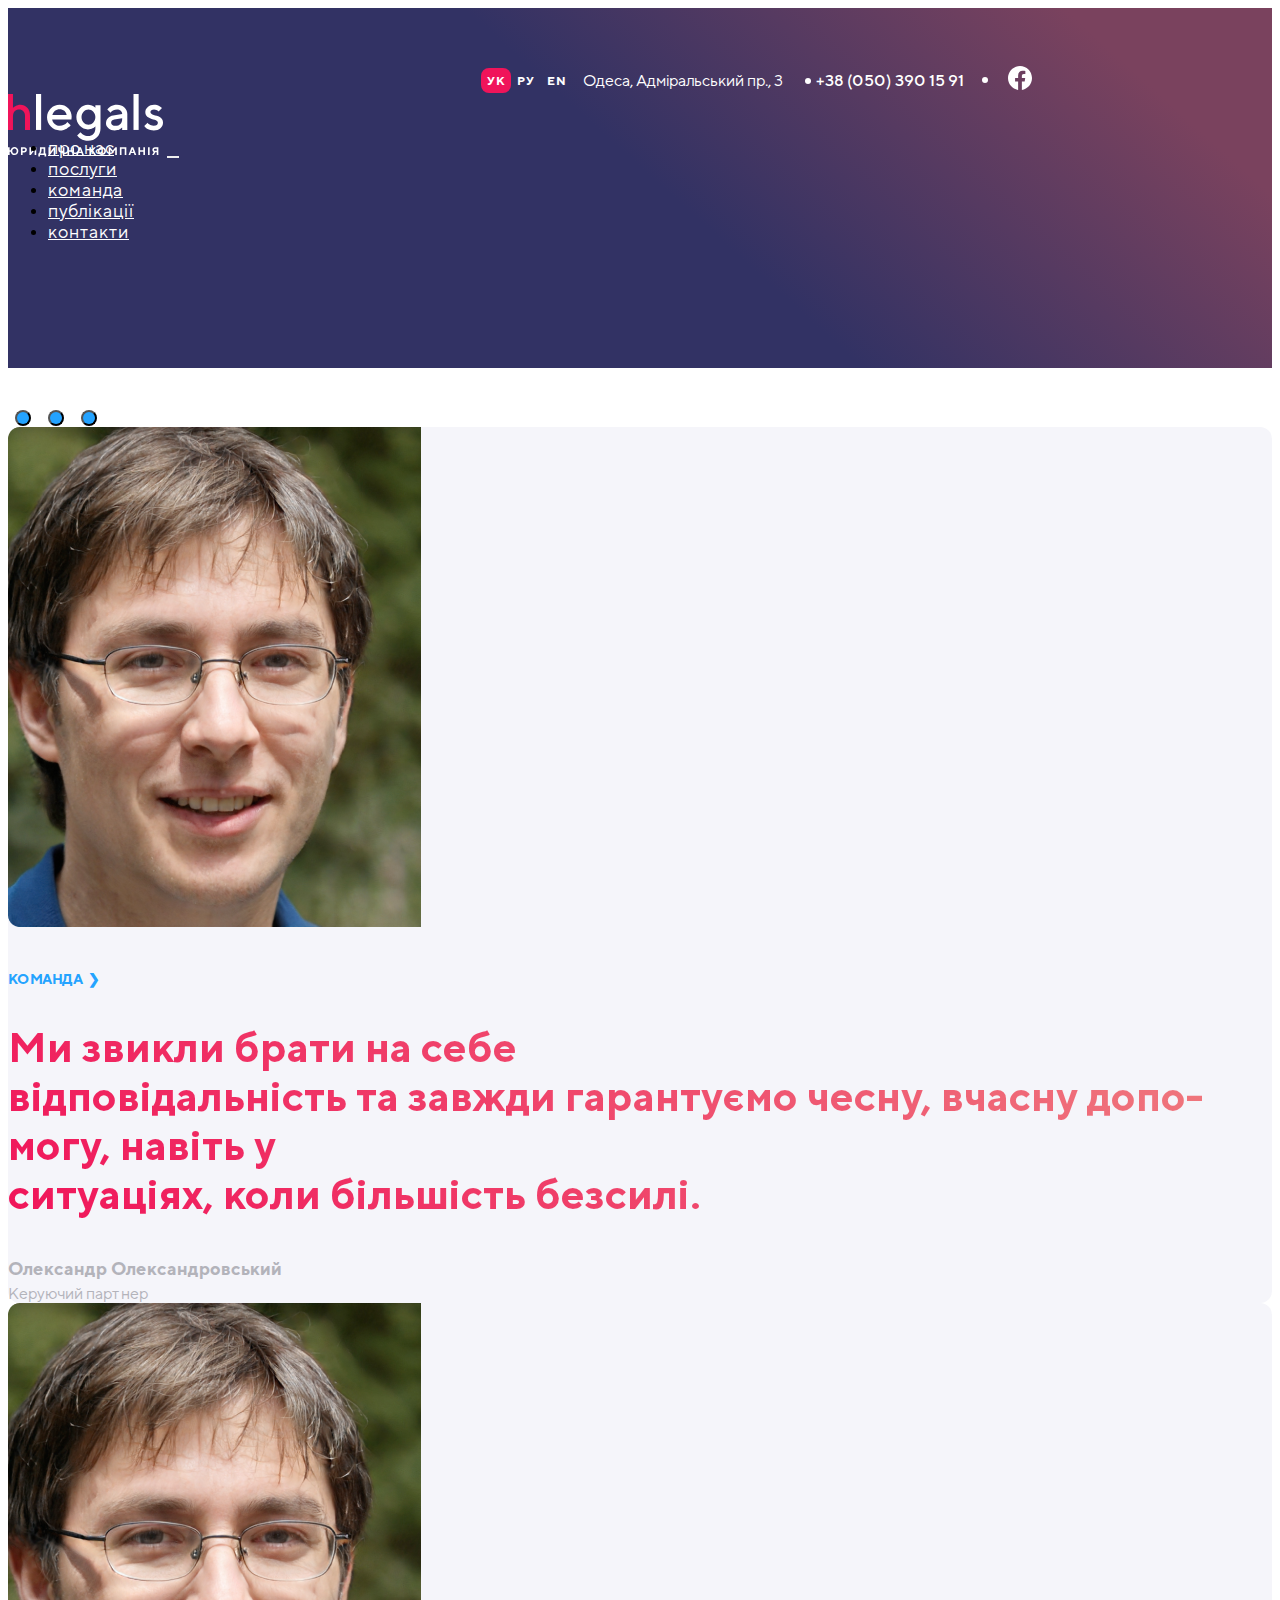
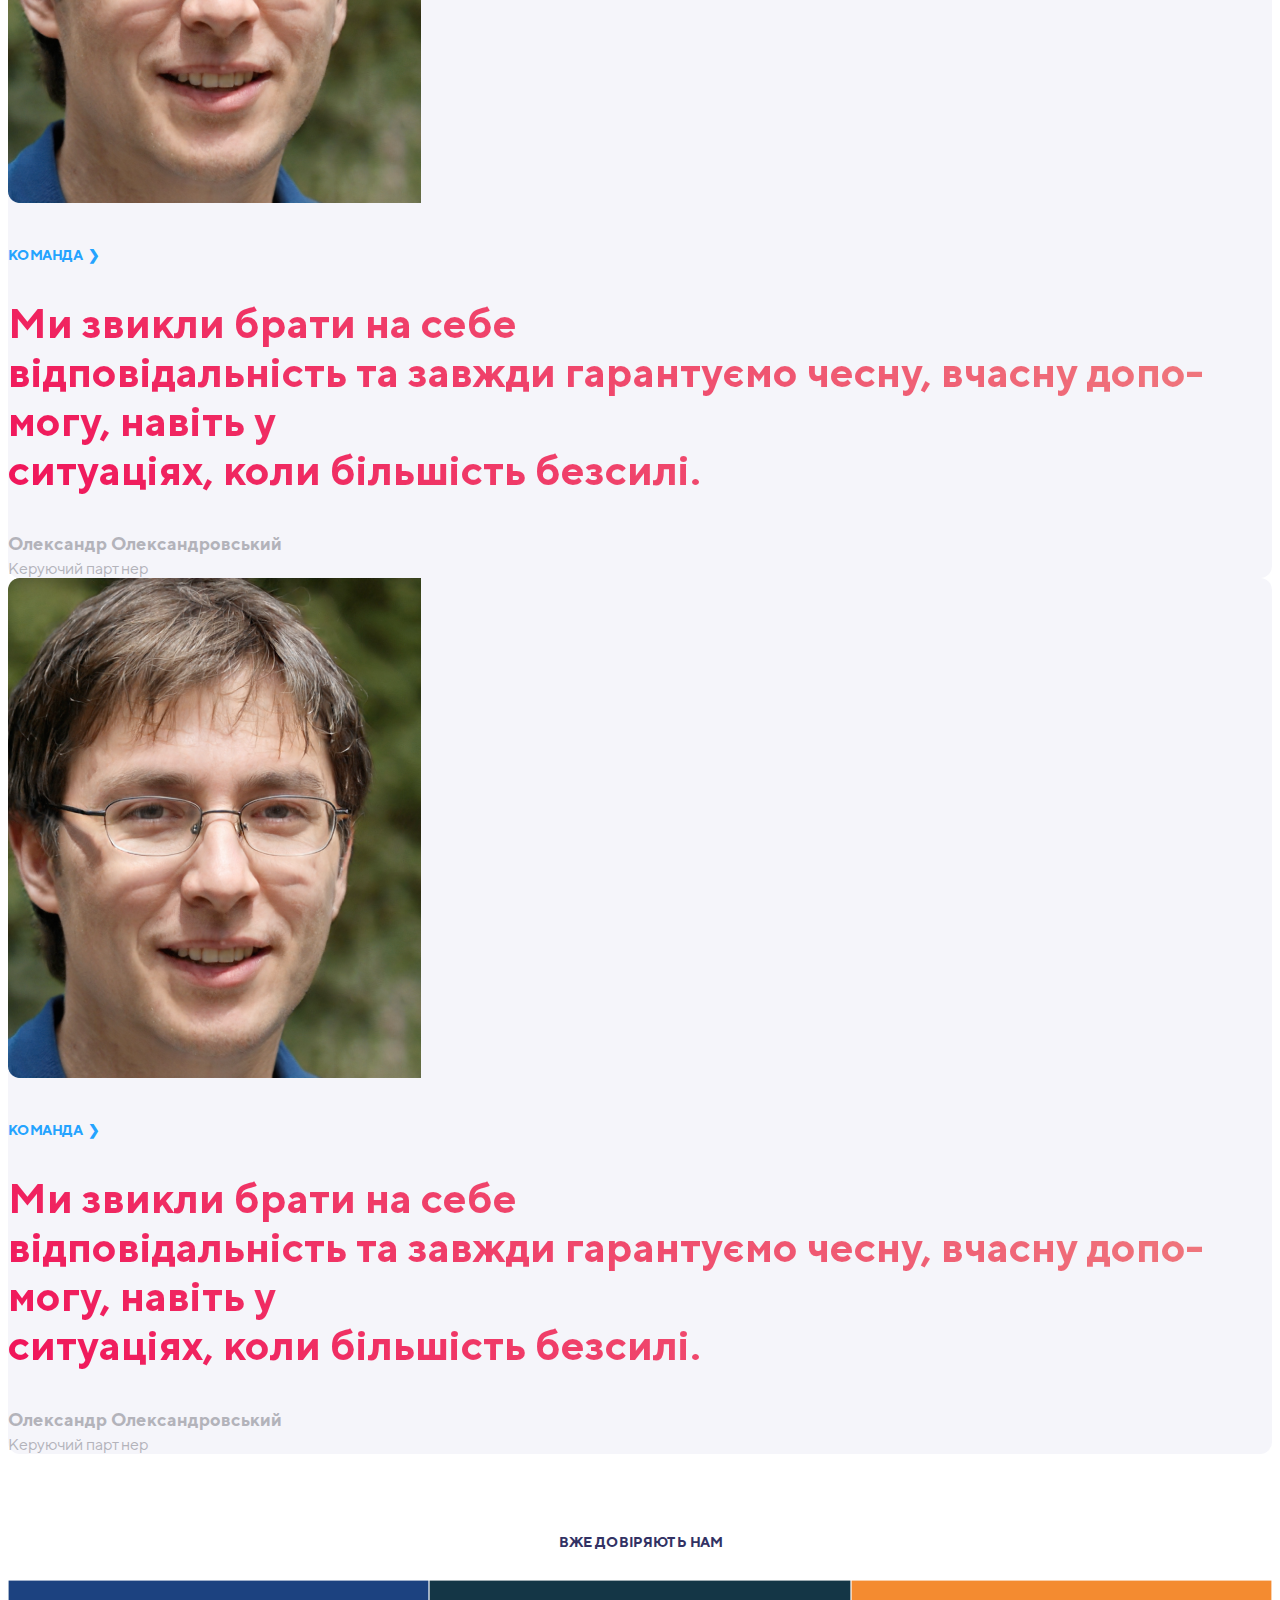
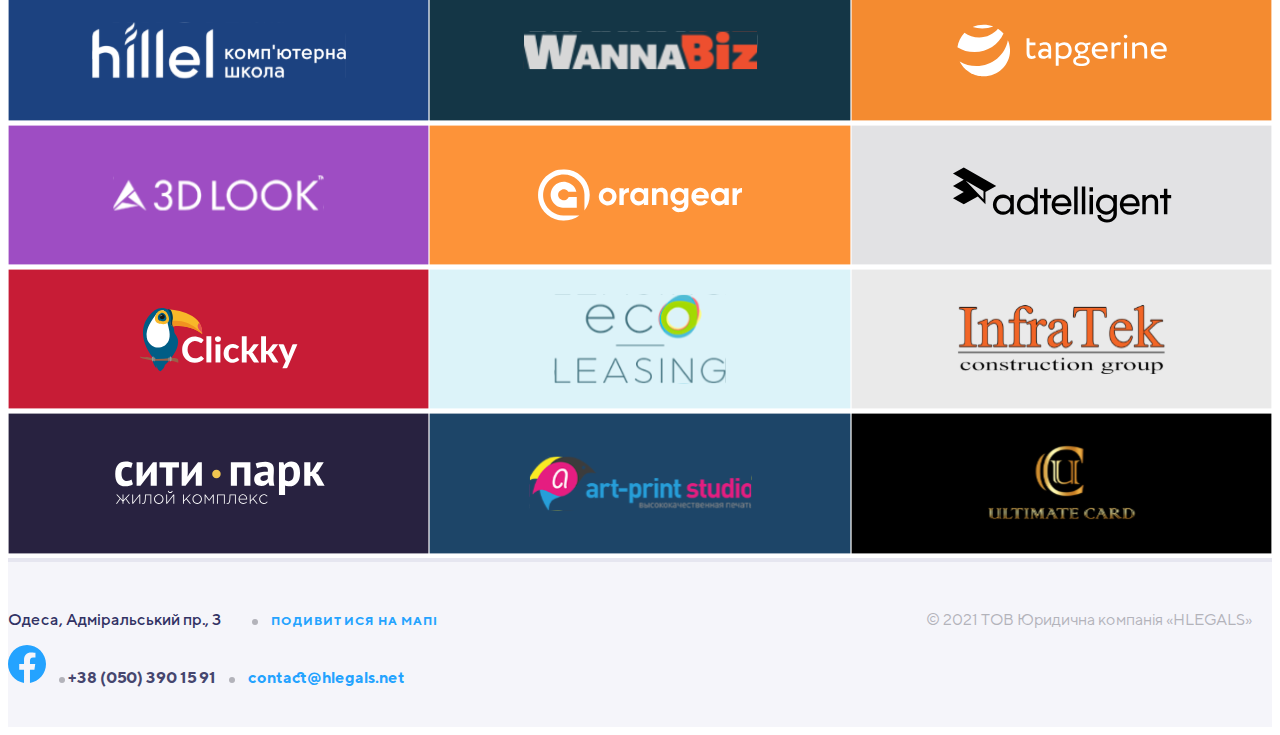
<file: index.html>
<!DOCTYPE html>
<html lang="uk">

<head>
    <meta charset="UTF-8">
    <meta http-equiv="X-UA-Compatible" content="IE=edge">
    <meta name="viewport" content="width=device-width, initial-scale=1.0">
    <link rel="icon" href="img/favicon.png">
    <link href="https://cdn.jsdelivr.net/npm/bootstrap@5.1.3/dist/css/bootstrap.min.css" rel="stylesheet" integrity="sha384-1BmE4kWBq78iYhFldvKuhfTAU6auU8tT94WrHftjDbrCEXSU1oBoqyl2QvZ6jIW3" crossorigin="anonymous">
    <link rel="stylesheet" href="css/style.css">
    <title>Hlegals</title>
</head>

<body class="home">
    <nav class="navbar navbar-expand-lg navbar-light">
        <div class="container navbar-container">

            <div class="navbar-top">
                <div class="navbar-language">
                    <a href="" class="navbar-language-item active">УК</a>
                    <a href="" class="navbar-language-item noactive">РУ</a>
                    <a href="" class="navbar-language-item noactive">EN</a>
                </div>
                <p class="navbar-address">Одеса, Адміральський пр., 3</p>
                <a href="tel:+38(050)3901591" class="navbar-phone">  +38 (050) 390 15 91 </a>
                <a href="" class="navbar-social"><img src="img/facebookindex.svg" alt=""></a>
            </div>

            <a class="navbar-brand" href="#"><img src="img/logomin.svg" alt="logo"></a>
            <button class="navbar-toggler" type="button" data-bs-toggle="collapse" data-bs-target="#navbarSupportedContent" aria-controls="navbarSupportedContent" aria-expanded="false" aria-label="Toggle navigation">
                <span class="navbar-toggler-icon"></span>
            </button>
            <div class="collapse navbar-collapse" id="navbarSupportedContent">
                <ul class="navbar-nav ms-auto mb-2 mb-lg-0">
                    <li class="nav-item">
                        <a class="nav-link" href="about.html">про нас</a>
                    </li>
                    <li class="nav-item">
                        <a class="nav-link" href="#">послуги</a>
                    </li>
                    <li class="nav-item">
                        <a class="nav-link" href="team.html">команда</a>
                    </li>
                    <li class="nav-item">
                        <a class="nav-link" href="#">публікації</a>
                    </li>
                    <li class="nav-item">
                        <a class="nav-link" href="contact.html">контакти</a>
                    </li>
                </ul>
            </div>
        </div>
    </nav>

    <section class="intro-sect">

    </section>
    <!-- Slider -->
    <div class="container">
        <div id="carouselExampleCaptions" class="carousel slide home-carousel" data-bs-ride="carousel">
            <div class="carousel-indicators">
                <button type="button" data-bs-target="#carouselExampleCaptions" data-bs-slide-to="0" class="active" aria-current="true" aria-label="Slide 1">
     </button>
                <button type="button" data-bs-target="#carouselExampleCaptions" data-bs-slide-to="1" aria-label="Slide 2">
     </button>
                <button type="button" data-bs-target="#carouselExampleCaptions" data-bs-slide-to="2" aria-label="Slide 3">
    </button>
            </div>
            <div class="carousel-inner">
                <div class="carousel-item active">
                    <div class="row">
                        <div class="col-xxl-4 col-xl-4 col-lg-4 col-md-4">
                            <img src="img/logo/caruselpng.png" class="carusel-img" alt="">
                        </div>
                        <div class=" col-xxl-8  col-xl-8 col-lg-8 col-md-8">
                            <div class="indentation-text">
                                <a href="team.html">
                                    <p class="upper-text">КОМАНДА</p>
                                </a>
                                <h2 class="section-heading">Ми звикли брати на себе <br> відповідальність та завжди гарантуємо чесну, вчасну допомогу, навіть у <br> ситуаціях, коли більшість безсилі.</h2>
                                <div class="carousel-info">
                                    <img src="img/logo/circle-man.png" class="circle-man" alt="">
                                    <div class="justcont">
                                        <h4 class="carousel-info-name">Олександр Олександровський</h4>
                                        <p class="carousel-info-role">Керуючий партнер</p>
                                    </div>
                                </div>
                            </div>
                        </div>
                    </div>
                </div>
                <div class="carousel-item">
                    <div class="row">
                        <div class="col-xxl-4 col-xl-4 col-lg-4 col-md-4">
                            <img src="img/logo/caruselpng.png" class="carusel-img" alt="">
                        </div>
                        <div class=" col-xxl-8  col-xl-8 col-lg-8 col-md-8">
                            <div class="indentation-text">
                                <a href="team.html">
                                    <p class="upper-text">КОМАНДА</p>
                                </a>
                                <h2 class="section-heading">Ми звикли брати на себе <br> відповідальність та завжди гарантуємо чесну, вчасну допомогу, навіть у <br> ситуаціях, коли більшість безсилі.</h2>
                                <div class="carousel-info">
                                         <img src="img/logo/circle-man.png" class="circle-man" alt="">
                                    <div class="justcont">
                                        <h4 class="carousel-info-name">Олександр Олександровський</h4>
                                        <p class="carousel-info-role">Керуючий партнер</p>
                                    </div>
                                </div>
                            </div>
                        </div>
                    </div>
                </div>
                <div class="carousel-item">
                    <div class="row">
                        <div class="col-xxl-4 col-xl-4 col-lg-4 col-md-4">
                            <img src="img/logo/caruselpng.png" class="carusel-img" alt="">
                        </div>
                        <div class=" col-xxl-8  col-xl-8 col-lg-8 col-md-8">
                            <div class="indentation-text">
                                <a href="team.html">
                                    <p class="upper-text">КОМАНДА</p>
                                </a>
                                <h2 class="section-heading">Ми звикли брати на себе <br> відповідальність та завжди гарантуємо чесну, вчасну допомогу, навіть у <br> ситуаціях, коли більшість безсилі.</h2>
                                <div class="carousel-info">
                                     <img src="img/logo/circle-man.png" class="circle-man" alt="">
                                    <div class="justcont">
                                        <h4 class="carousel-info-name">Олександр Олександровський</h4>
                                        <p class="carousel-info-role">Керуючий партнер</p>
                                    </div>
                                </div>
                            </div>
                        </div>
                    </div>
                </div>

            </div>
        </div>
    </div>


    <!-- grid -->
    <section class="clients-sect">
        <h3 class="h3-cl-sect">ВЖЕ ДОВІРЯЮТЬ НАМ </h3>
        <div class="clients-container">
            <a href="" class="clients-item"><img src="img/logo/log-1.svg" alt=""></a>
            <a href="" class="clients-item"><img src="img/logo/logo-2.svg" alt=""></a>
            <a href="" class="clients-item"><img src="img/logo/logo-3.svg" alt=""></a>
            <a href="" class="clients-item"><img src="img/logo/logo-4.svg" alt=""></a>
            <a href="" class="clients-item"><img src="img/logo/logo-5.svg" alt=""></a>
            <a href="" class="clients-item"><img src="img/logo/logo-6.svg" alt=""></a>
            <a href="" class="clients-item"><img src="img/logo/logo-7.svg" alt=""></a>
            <a href="" class="clients-item"><img src="img/logo/logo-8.svg" alt=""></a>
            <a href="" class="clients-item"><img src="img/logo/logo-9.svg" alt=""></a>
            <a href="" class="clients-item"><img src="img/logo/logo-10.svg" alt=""></a>
            <a href="" class="clients-item"><img src="img/logo/logo11.svg" alt=""></a>
            <a href="" class="clients-item"><img src="img/logo/logo12.svg" alt=""></a>
        </div>

    </section>
    <footer>
        <div class="container">
            <div class="footer-info">
                <div class="footer-contact">
                    <div class="text-line">
                        <p class="adress-footer">Одеса, Адміральський пр., 3</p> <a href="https://goo.gl/maps/3KdArsi3Fvhb4ceB8" class="look-at-map" target="_blank"> ПОДИВИТИСЯ НА МАПІ </a>
                    </div>
                    <img src="img/facebook-footer.svg" alt="" class="blue-icon-fb"> <a href="tel:+380503901591" class="phone-decor"> +38 (050) 390 15 91 </a>
                    <a href="email:contact@hlegals.net" class="mail-footer">contact@hlegals.net</a>
                </div>
                <div class="for-div">
                    <p class="copyright">© 2021 ТОВ Юридична компанія «HLEGALS»</p>
                </div>
            </div>
        </div>
    </footer>
    <script src="https://cdn.jsdelivr.net/npm/bootstrap@5.1.3/dist/js/bootstrap.bundle.min.js" integrity="sha384-ka7Sk0Gln4gmtz2MlQnikT1wXgYsOg+OMhuP+IlRH9sENBO0LRn5q+8nbTov4+1p" crossorigin="anonymous">
    </script>
</body>

</html>
</file>
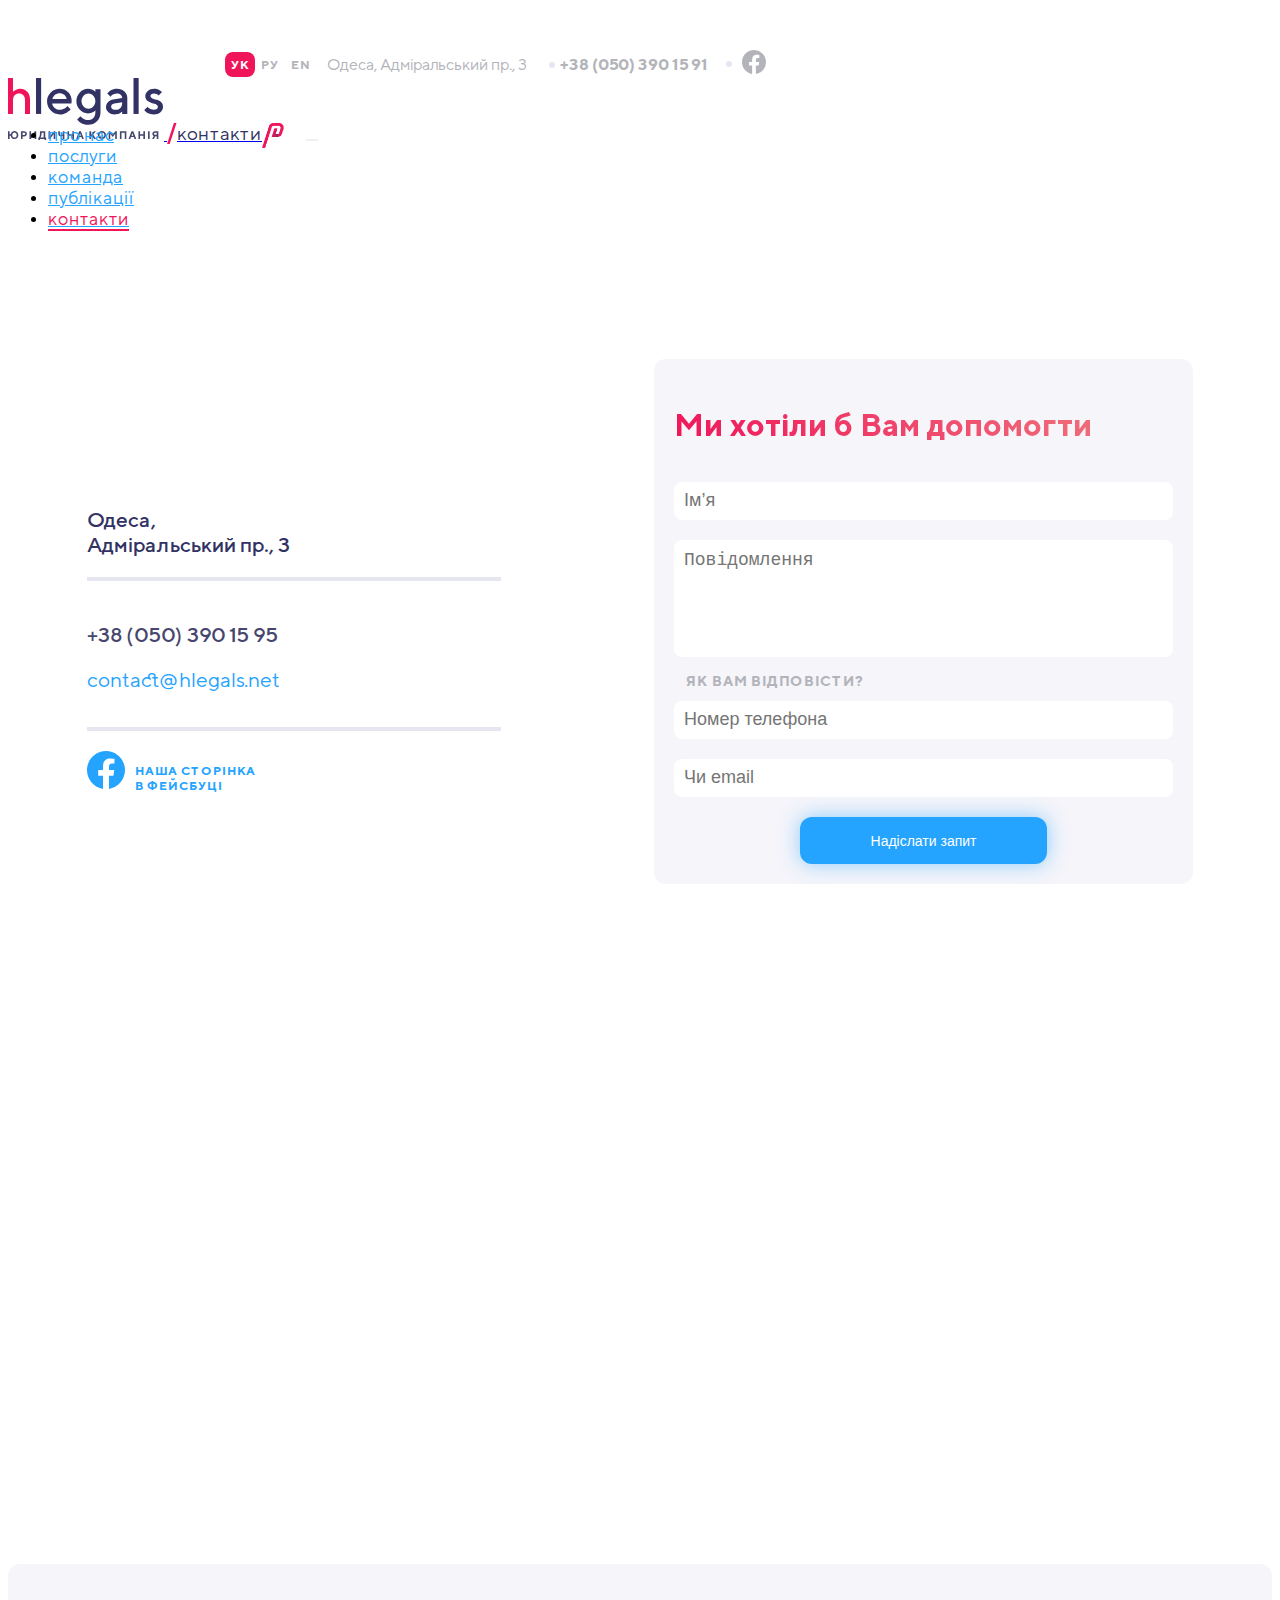
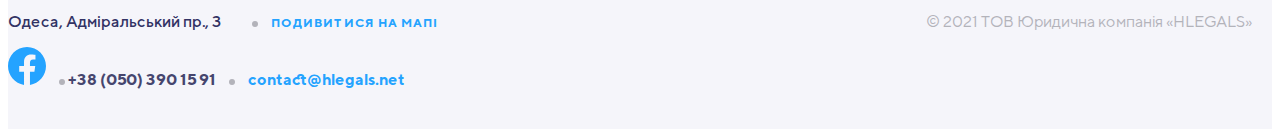
<file: contact.html>
<!DOCTYPE html>
<html lang="uk">

<head>
    <meta charset="UTF-8">
    <meta http-equiv="X-UA-Compatible" content="IE=edge">
    <meta name="viewport" content="width=device-width, initial-scale=1.0">
    <link rel="icon" href="img/favicon.png">
    <link href="https://cdn.jsdelivr.net/npm/bootstrap@5.1.3/dist/css/bootstrap.min.css" rel="stylesheet" integrity="sha384-1BmE4kWBq78iYhFldvKuhfTAU6auU8tT94WrHftjDbrCEXSU1oBoqyl2QvZ6jIW3" crossorigin="anonymous">
    <link rel="stylesheet" href="css/style.css">
    <title>Contact</title>
</head>

<body class="second-page contact-page">
    <nav class="navbar navbar-expand-lg navbar-light">
        <div class="container navbar-container">

            <div class="navbar-top">
                <div class="navbar-language">
                    <a href="" class="navbar-language-item active">УК</a>
                    <a href="" class="navbar-language-item noactive">РУ</a>
                    <a href="" class="navbar-language-item noactive">EN</a>
                </div>
                <p class="navbar-address">Одеса, Адміральський пр., 3</p>
                <a href="tel:+38(050)3901591" class="navbar-phone">  +38 (050) 390 15 91 </a>
                <a href="" class="navbar-social"><img src="img/facebook-grey.svg" alt=""></a>
            </div>

            <a class="navbar-brand" href="index.html"><img src="img/logo-black.svg" alt="logo"> <span class="navbar-brand-more">контакти</span></a>
            <button class="navbar-toggler" type="button" data-bs-toggle="collapse" data-bs-target="#navbarSupportedContent" aria-controls="navbarSupportedContent" aria-expanded="false" aria-label="Toggle navigation">
                <span class="navbar-toggler-icon"></span>
            </button>
            <div class="collapse navbar-collapse" id="navbarSupportedContent">
                <ul class="navbar-nav ms-auto mb-2 mb-lg-0">
                    <li class="nav-item">
                        <a class="nav-link" href="about.html">про нас</a>
                    </li>
                    <li class="nav-item">
                        <a class="nav-link" href="#">послуги</a>
                    </li>
                    <li class="nav-item">
                        <a class="nav-link " href="team.html"> команда </a>
                    </li>
                    <li class="nav-item">
                        <a class="nav-link" href="#">публікації</a>
                    </li>
                    <li class="nav-item">
                        <a class="nav-link" href="contact.html"><span class="nav-link-active"> контакти </span></a>
                    </li>
                </ul>
            </div>
        </div>
    </nav>

    <section class="contact">
        <div class="container">
            <div class="adress-and-form">
                <div class="adress">
                    <p class="adress-text">Одеса, <br> Адміральський пр., 3</p>
                    <a href="tel:+380503901595" class="tel">+38 (050) 390 15 95</a>
                    <a href="mail:contact@hlegals.net" class="mail-contact">contact@hlegals.net</a>
                    <div class="fb-img-text">
                        <a href="https://www.facebook.com"><img src="img/facebook-footer.svg" alt="#"></a>
                        <a href="https://www.facebook.com" class="fb">Наша сторінка <br>в фейсбуці</a>
                    </div>
                </div>
                <form action="#" class="form">
                    <div class="experement">
                        <div class="start-content">
                            <h2 class="heading">Ми хотіли б Вам допомогти</h2>
                            <label for="for-name">
                                <input class="name weight" id="for-name" type="text" placeholder="Iм’я">
                            </label>
                        </div>
                        <label for="for-massage">
                            <textarea name="massage" class="massage weight" id="for-massage" cols="30" rows="7" placeholder="Повідомлення"></textarea>
                        </label>
                        <div class="start-content">
                            <h3 class="heading-second">ЯК ВАМ ВІДПОВІСТИ?</h3>
                            <label for="for-tel">
                        <input type="tel" class="tel weight" id="for-tel" placeholder="Номер телефона">
                            </label>
                        </div>
                        <label for="for-email">
                        <input type="email" class="email weight" id="for-email" placeholder="Чи email">
                        </label>
                        <div class="for-button">
                            <button type="submit" class="btn">Надіслати запит</button>
                            <!-- <input type="submit" value="Надіслати запит" class="btn"> -->
                        </div>
                    </div>
                </form>
            </div>
        </div>
    </section>

    <iframe class="contact-map" src="https://maps.google.com/maps?q=%D0%9E%D0%B4%D0%B5%D1%81%D0%B0,%20%E2%80%A8%D0%90%D0%B4%D0%BC%D1%96%D1%80%D0%B0%D0%BB%D1%8C%D1%81%D1%8C%D0%BA%D0%B8%D0%B9%20%D0%BF%D1%80.,%203&t=&z=13&ie=UTF8&iwloc=&output=embed" frameborder="0"></iframe>
    <footer>
        <div class="container">
            <div class="footer-info">
                <div class="footer-contact">
                    <div class="text-line">
                        <p class="adress-footer">Одеса, Адміральський пр., 3</p> <a href="https://goo.gl/maps/3KdArsi3Fvhb4ceB8" class="look-at-map" target="_blank"> ПОДИВИТИСЯ НА МАПІ </a>
                    </div>
                    <img src="img/facebook-footer.svg" alt="" class="blue-icon-fb"> <a href="tel:+380503901591" class="phone-decor"> +38 (050) 390 15 91 </a>
                    <a href="email:contact@hlegals.net" class="mail-footer">contact@hlegals.net</a>
                </div>
                <div class="for-div">
                    <p class="copyright">© 2021 ТОВ Юридична компанія «HLEGALS»</p>
                </div>
            </div>
        </div>
    </footer>

    <script src="https://cdn.jsdelivr.net/npm/bootstrap@5.1.3/dist/js/bootstrap.bundle.min.js" integrity="sha384-ka7Sk0Gln4gmtz2MlQnikT1wXgYsOg+OMhuP+IlRH9sENBO0LRn5q+8nbTov4+1p" crossorigin="anonymous">
    </script>
</body>

</html>
</file>
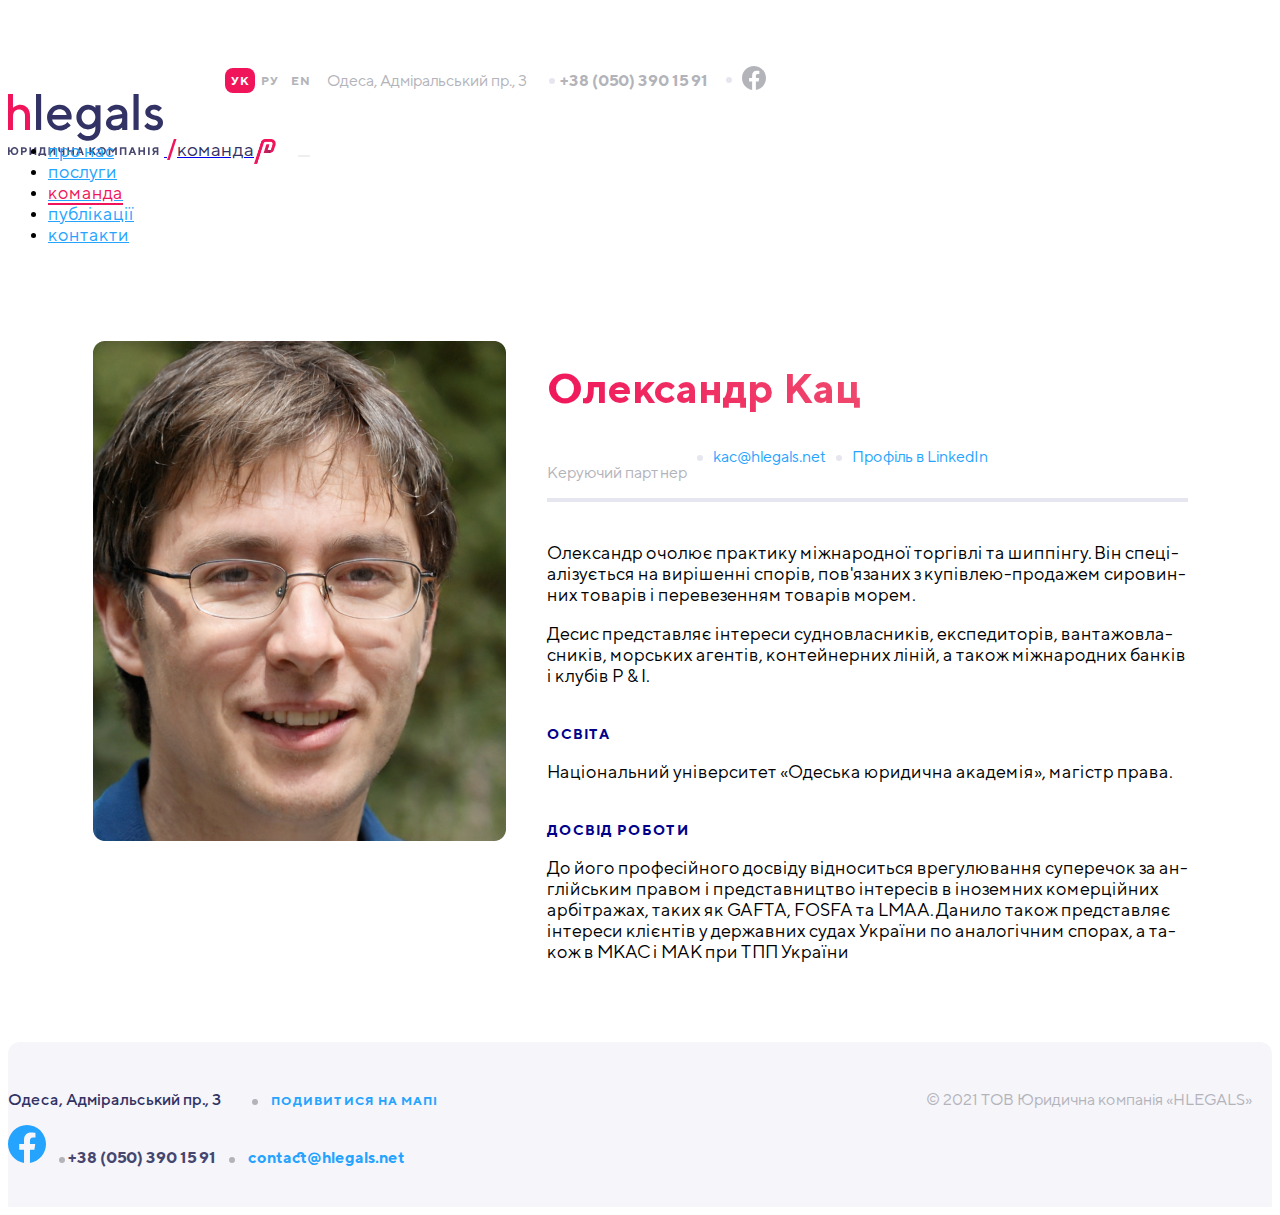
<file: team-member-page.html>
<!DOCTYPE html>
<html lang="uk">

<head>
    <meta charset="UTF-8">
    <meta http-equiv="X-UA-Compatible" content="IE=edge">
    <meta name="viewport" content="width=device-width, initial-scale=1.0">
    <link rel="icon" href="img/favicon.png">
    <link href="https://cdn.jsdelivr.net/npm/bootstrap@5.1.3/dist/css/bootstrap.min.css" rel="stylesheet" integrity="sha384-1BmE4kWBq78iYhFldvKuhfTAU6auU8tT94WrHftjDbrCEXSU1oBoqyl2QvZ6jIW3" crossorigin="anonymous">
    <link rel="stylesheet" href="css/style.css">
    <title>Team-Members</title>
</head>

<body class="second-page team-page">
    <nav class="navbar navbar-expand-lg navbar-light">
        <div class="container navbar-container">

            <div class="navbar-top">
                <div class="navbar-language">
                    <a href="" class="navbar-language-item active">УК</a>
                    <a href="" class="navbar-language-item noactive">РУ</a>
                    <a href="" class="navbar-language-item noactive">EN</a>
                </div>
                <p class="navbar-address">Одеса, Адміральський пр., 3</p>
                <a href="tel:+38(050)3901591" class="navbar-phone">  +38 (050) 390 15 91 </a>
                <a href="" class="navbar-social"><img src="img/facebook-grey.svg" alt=""></a>
            </div>

            <a class="navbar-brand" href="index.html"><img src="img/logo-black.svg" alt="logo"> <span class="navbar-brand-more">команда</span></a>
            <button class="navbar-toggler" type="button" data-bs-toggle="collapse" data-bs-target="#navbarSupportedContent" aria-controls="navbarSupportedContent" aria-expanded="false" aria-label="Toggle navigation">
                <span class="navbar-toggler-icon"></span>
            </button>
            <div class="collapse navbar-collapse" id="navbarSupportedContent">
                <ul class="navbar-nav ms-auto mb-2 mb-lg-0">
                    <li class="nav-item">
                        <a class="nav-link" href="about.html">про нас</a>
                    </li>
                    <li class="nav-item">
                        <a class="nav-link" href="#">послуги</a>
                    </li>
                    <li class="nav-item">
                        <a class="nav-link " href="team.html"> <span class="nav-link-active"> команда </span></a>
                    </li>
                    <li class="nav-item">
                        <a class="nav-link" href="#">публікації</a>
                    </li>
                    <li class="nav-item">
                        <a class="nav-link" href="contact.html">контакти</a>
                    </li>
                </ul>
            </div>
        </div>
    </nav>
    <section class="team-member">
        <div class="container">
            <div class="team-member-content">
                <img src="img/oo.jpg" alt="" class="intro-img">
                <div class="team-member-text-content">
                    <h2 class="heading">
                        Олександр Кац
                    </h2>
                    <div class="contact">
                        <p class="position">Керуючий партнер</p>
                        <a href="mail:kac@hlegals.net">kac@hlegals.net</a>
                        <a href="https://www.linkedin.com" class="linkedin">Профіль в LinkedIn</a>
                    </div>
                    <div class="text-description">
                        <p class="description">
                            Олександр очолює практику міжнародної торгівлі та шиппінгу. Він спеціалізується на вирішенні спорів, пов'язаних з купівлею-продажем сировинних товарів і перевезенням товарів морем.
                        </p>
                        <p class="description">
                            Десис представляє інтереси судновласників, експедиторів, вантажовласників, морських агентів, контейнерних ліній, а також міжнародних банків і клубів P & I.</p>
                        <h3 class="mini-heading">ОСВІТА</h3>
                        <p class="description">Національний університет «Одеська юридична академія», магістр права.</p>
                        <h3 class="mini-heading">ДОСВІД РОБОТИ</h3>
                        <p class="description">До його професійного досвіду відноситься врегулювання суперечок за англійським правом і представництво інтересів в іноземних комерційних арбітражах, таких як GAFTA, FOSFA та LMAA. Данило також представляє інтереси клієнтів у державних
                            судах України по аналогічним спорах, а також в МКАС і МАК при ТПП України</p>
                    </div>
                </div>
            </div>
        </div>

    </section>

    <footer>
        <div class="container">
            <div class="footer-info">
                <div class="footer-contact">
                    <div class="text-line">
                        <p class="adress-footer">Одеса, Адміральський пр., 3</p> <a href="https://goo.gl/maps/3KdArsi3Fvhb4ceB8" class="look-at-map" target="_blank"> ПОДИВИТИСЯ НА МАПІ </a>
                    </div>
                    <img src="img/facebook-footer.svg" alt="" class="blue-icon-fb"> <a href="tel:+380503901591" class="phone-decor"> +38 (050) 390 15 91 </a>
                    <a href="email:contact@hlegals.net" class="mail-footer">contact@hlegals.net</a>
                </div>
                <div class="for-div">
                    <p class="copyright">© 2021 ТОВ Юридична компанія «HLEGALS»</p>
                </div>
            </div>
        </div>
    </footer>

    <script src="https://cdn.jsdelivr.net/npm/bootstrap@5.1.3/dist/js/bootstrap.bundle.min.js" integrity="sha384-ka7Sk0Gln4gmtz2MlQnikT1wXgYsOg+OMhuP+IlRH9sENBO0LRn5q+8nbTov4+1p" crossorigin="anonymous">
    </script>
</body>

</html>
</file>
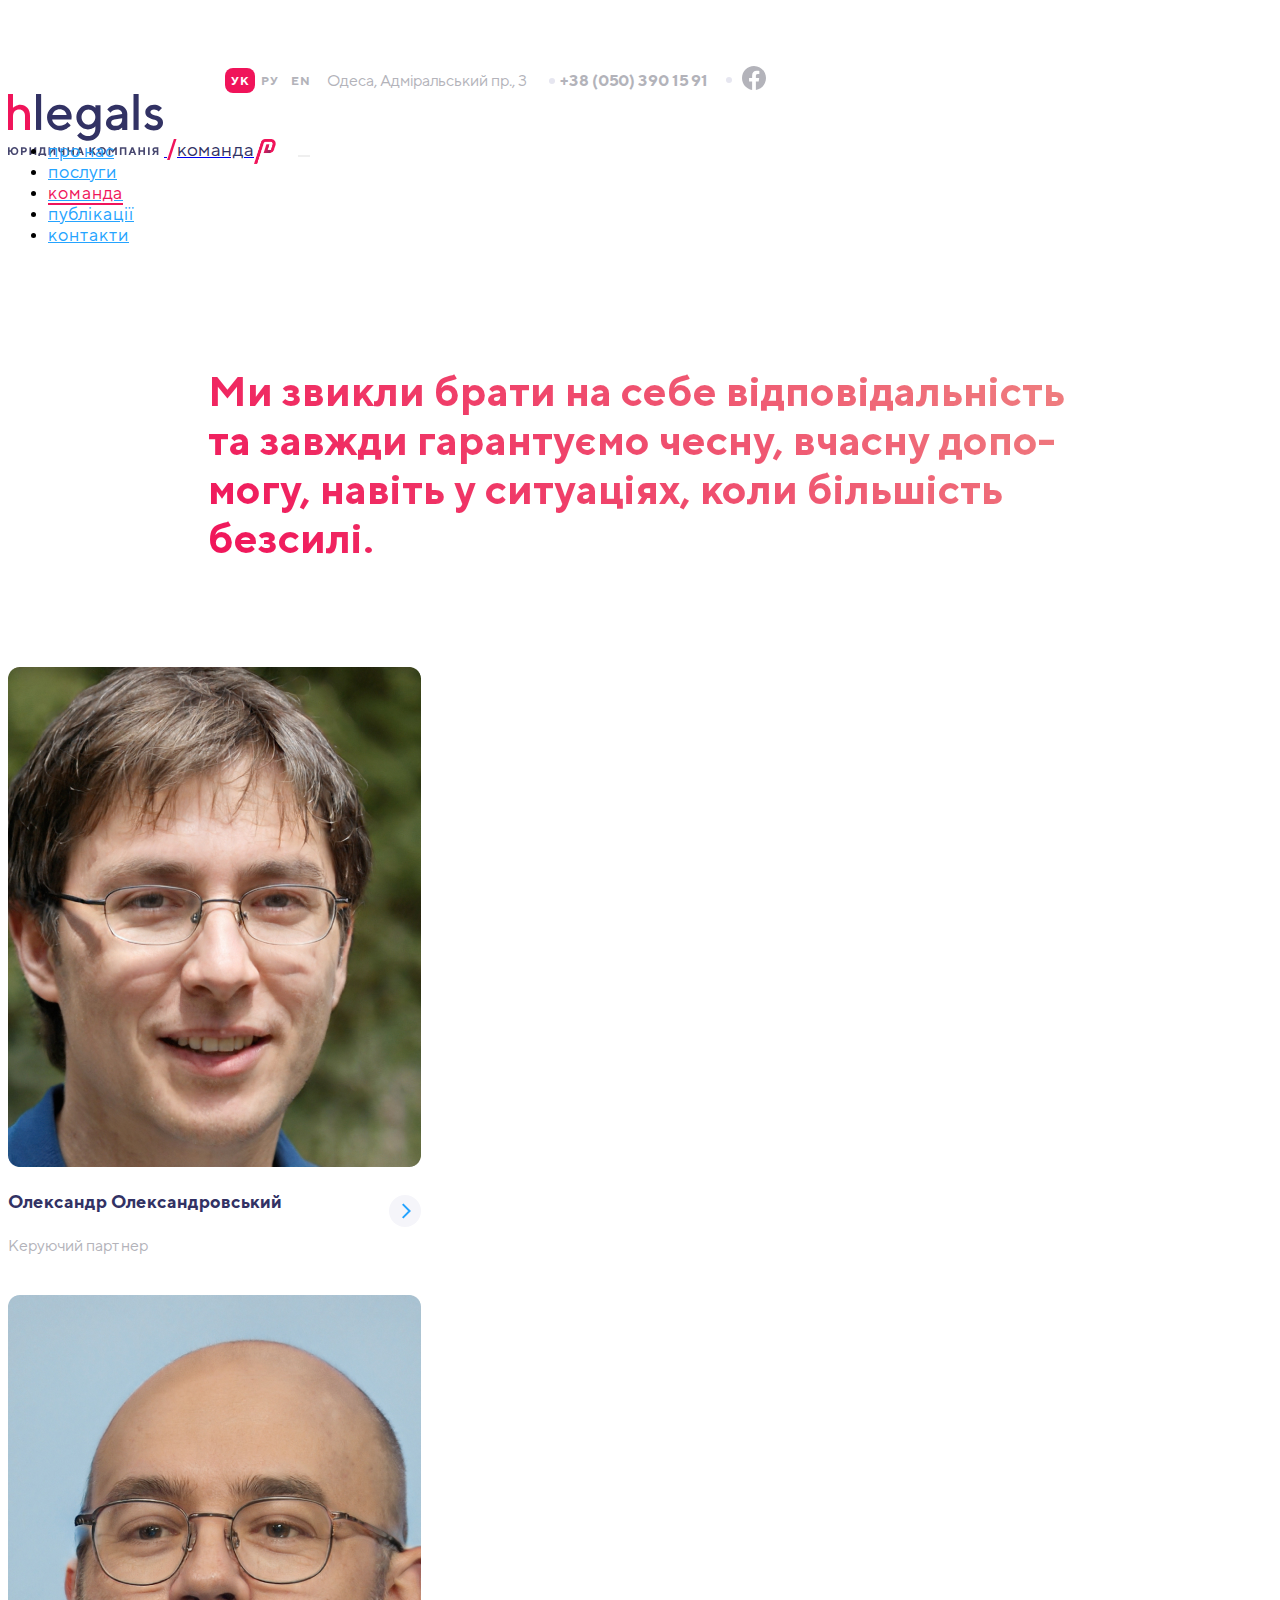
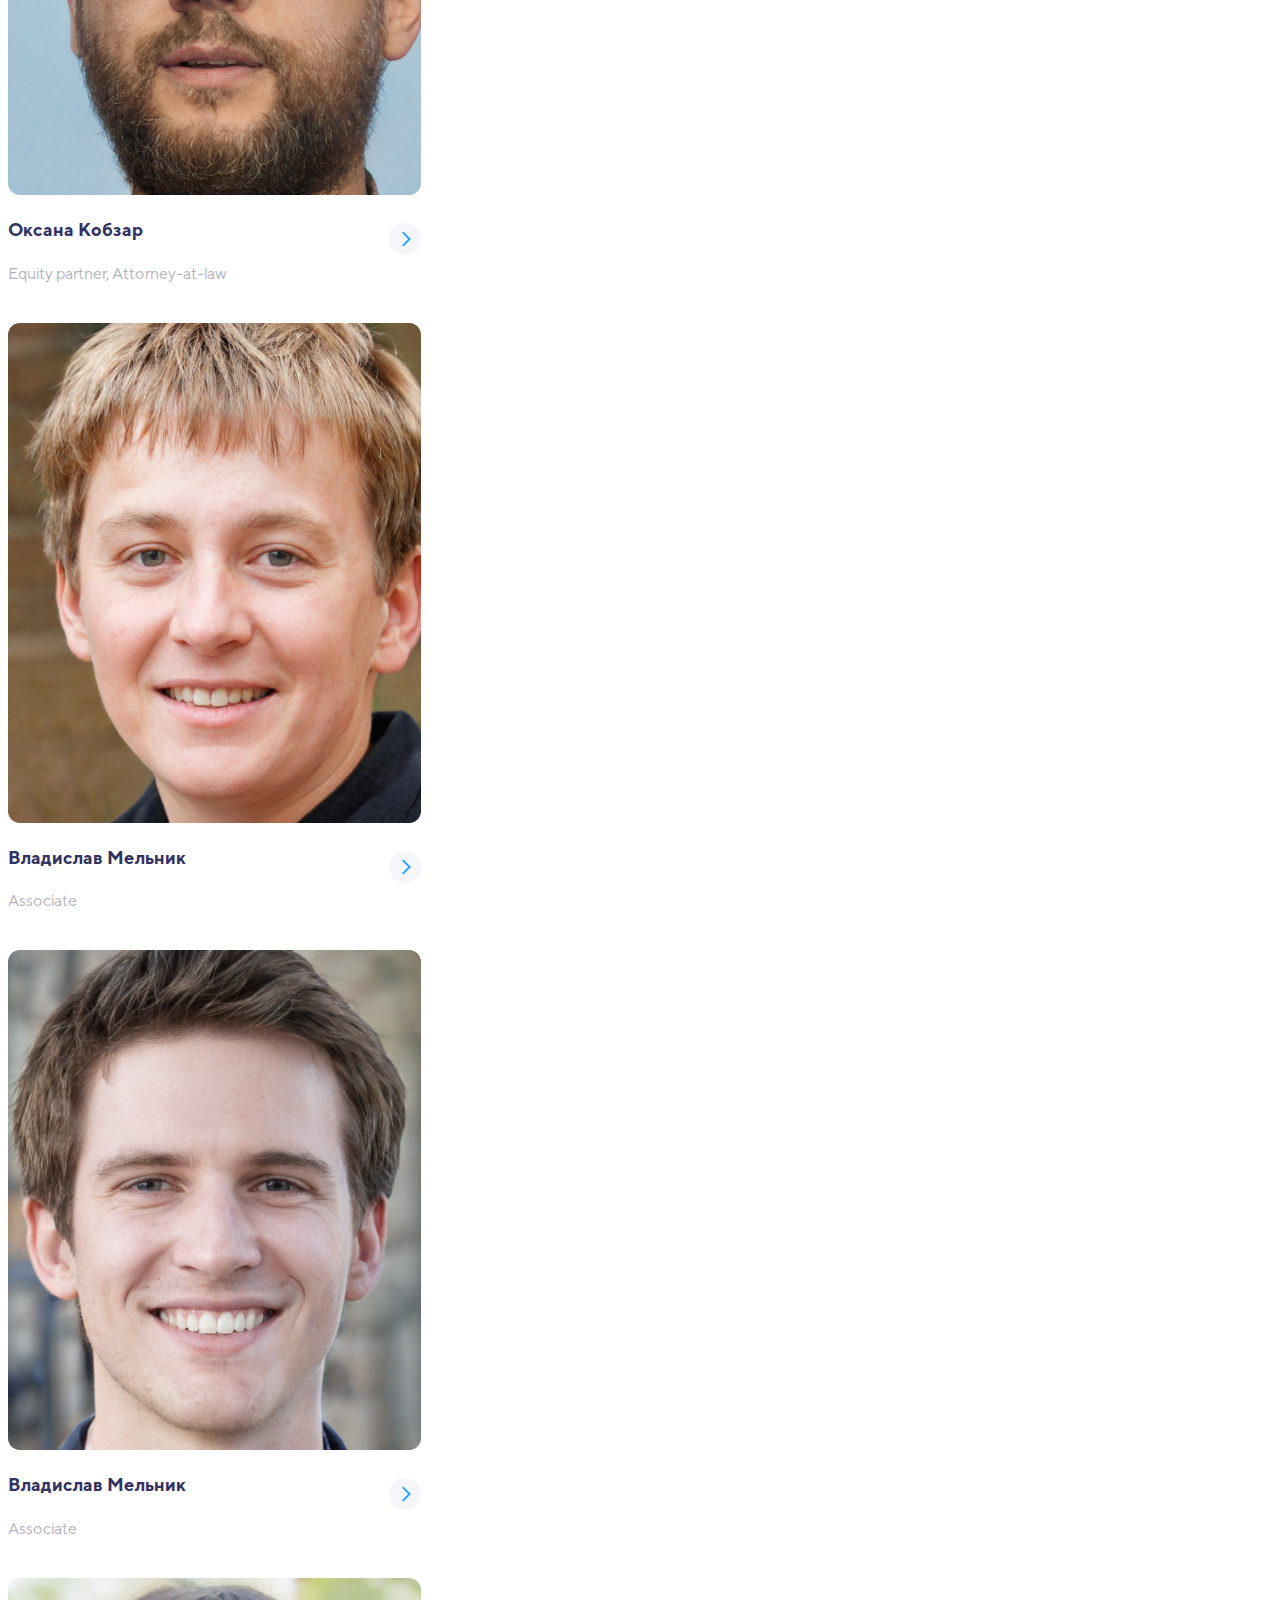
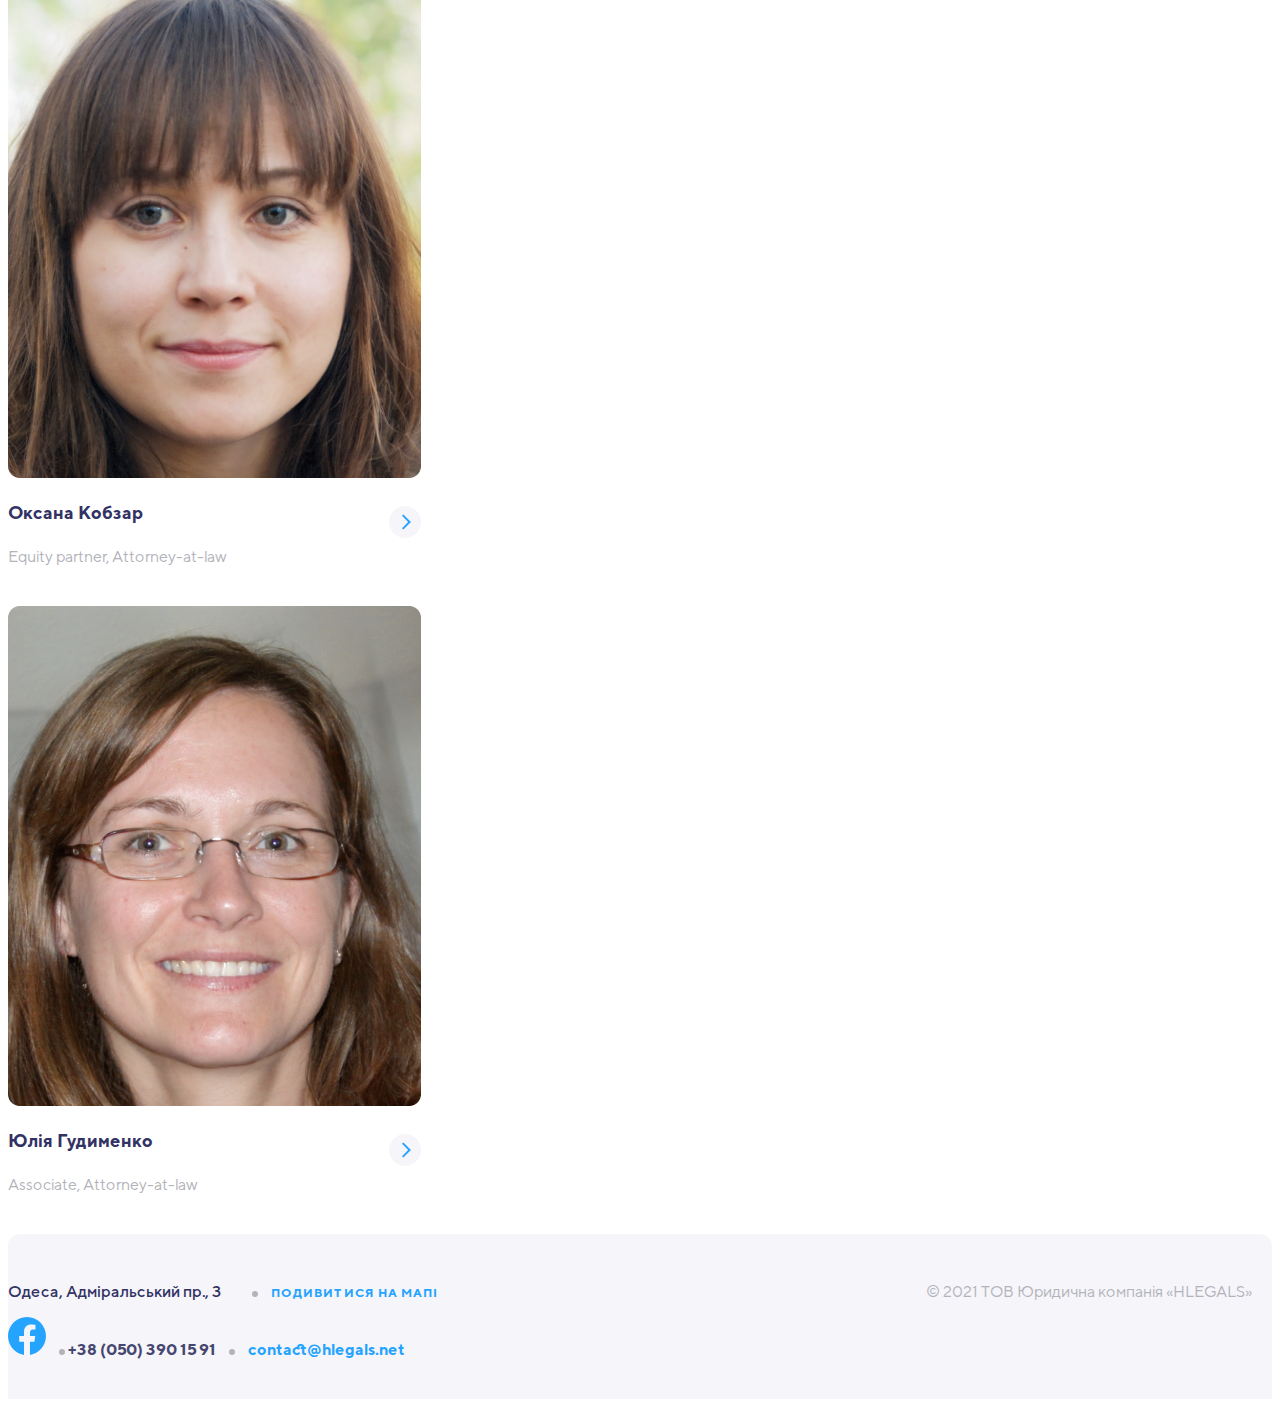
<file: team.html>
<!DOCTYPE html>
<html lang="uk">

<head>
    <meta charset="UTF-8">
    <meta http-equiv="X-UA-Compatible" content="IE=edge">
    <meta name="viewport" content="width=device-width, initial-scale=1.0">
    <link rel="icon" href="img/favicon.png">
    <link href="https://cdn.jsdelivr.net/npm/bootstrap@5.1.3/dist/css/bootstrap.min.css" rel="stylesheet" integrity="sha384-1BmE4kWBq78iYhFldvKuhfTAU6auU8tT94WrHftjDbrCEXSU1oBoqyl2QvZ6jIW3" crossorigin="anonymous">
    <link rel="stylesheet" href="css/style.css">
    <title>Team</title>
</head>

<body class="second-page team-page">
    <nav class="navbar navbar-expand-lg navbar-light">
        <div class="container navbar-container">

            <div class="navbar-top">
                <div class="navbar-language">
                    <a href="" class="navbar-language-item active">УК</a>
                    <a href="" class="navbar-language-item noactive">РУ</a>
                    <a href="" class="navbar-language-item noactive">EN</a>
                </div>
                <p class="navbar-address">Одеса, Адміральський пр., 3</p>
                <a href="tel:+38(050)3901591" class="navbar-phone">  +38 (050) 390 15 91 </a>
                <a href="" class="navbar-social"><img src="img/facebook-grey.svg" alt=""></a>
            </div>

            <a class="navbar-brand" href="index.html"><img src="img/logo-black.svg" alt="logo"> <span class="navbar-brand-more">команда</span></a>
            <button class="navbar-toggler" type="button" data-bs-toggle="collapse" data-bs-target="#navbarSupportedContent" aria-controls="navbarSupportedContent" aria-expanded="false" aria-label="Toggle navigation">
                <span class="navbar-toggler-icon"></span>
            </button>
            <div class="collapse navbar-collapse" id="navbarSupportedContent">
                <ul class="navbar-nav ms-auto mb-2 mb-lg-0">
                    <li class="nav-item">
                        <a class="nav-link" href="about.html">про нас</a>
                    </li>
                    <li class="nav-item">
                        <a class="nav-link" href="#">послуги</a>
                    </li>
                    <li class="nav-item">
                        <a class="nav-link " href="team.html"> <span class="nav-link-active"> команда </span></a>
                    </li>
                    <li class="nav-item">
                        <a class="nav-link" href="#">публікації</a>
                    </li>
                    <li class="nav-item">
                        <a class="nav-link" href="contact.html">контакти</a>
                    </li>
                </ul>
            </div>
        </div>
    </nav>
    <section class="team">
        <div class="container team-container">
            <div class="titleh2">
                <h2> Ми звикли брати на себе відповідальність та завжди гарантуємо чесну, вчасну допомогу, навіть у ситуаціях, коли більшість безсилі.</h2>
            </div>
            <div class="row ">
                <div class="col-xxl-4 col-xl-4 col-lg-4 col-md-4 col-sm-6 col-xs-12 ">
                    <div class="personal-card">
                        <img src="img/oo.jpg" alt="oleksandr">
                        <div class="flex-open">
                            <div class="flex-pos">
                                <h4>Олександр Олександр&shy;овський</h4>
                                <p>Керуючий партнер</p>
                            </div>
                            <a href="team-member-page.html"><img src="img/open.svg" alt="open"></a>
                        </div>
                    </div>
                </div>
                <div class="col-xxl-4 col-xl-4 col-lg-4 col-md-4 col-sm-6  col-xs-12">
                    <div class="personal-card">
                        <img src="img/ok.jpg" alt="oleksandrkobz">
                        <div class="flex-open">
                            <div class="flex-pos">
                                <h4>Оксана Кобзар</h4>
                                <p>Equity partner, Attorney-at-law</p>
                            </div>
                            <a href="#"><img src="img/open.svg" alt="open"></a>
                        </div>
                    </div>

                </div>
                <div class="col-xxl-4 col-xl-4 col-lg-4 col-md-4 col-sm-6 col-xs-12 ">
                    <div class="personal-card">
                        <img src="img/vm.jpg" alt="vladmel">
                        <div class="flex-open">
                            <div class="flex-pos">
                                <h4>Владислав Мельник</h4>
                                <p>Associate</p>
                            </div>
                            <a href="#"><img src="img/open.svg" alt="open"></a>
                        </div>
                    </div>

                </div>
                <div class="col-xxl-4 col-xl-4 col-lg-4 col-md-4 col-sm-6  col-xs-12">
                    <div class="personal-card">
                        <img src="img/vmel.jpg" alt="melnik">
                        <div class="flex-open">
                            <div class="flex-pos">
                                <h4>Владислав Мельник</h4>
                                <p>Associate</p>
                            </div>
                            <a href="#"><img src="img/open.svg" alt="open"></a>
                        </div>
                    </div>

                </div>
                <div class="col-xxl-4 col-xl-4 col-lg-4 col-md-4 col-sm-6  col-xs-12">
                    <div class="personal-card">
                        <img src="img/okgirl.jpg" alt="oleksanagirl">
                        <div class="flex-open">
                            <div class="flex-pos">
                                <h4>Оксана Кобзар</h4>
                                <p>Equity partner, Attorney-at-law</p>
                            </div>
                            <a href="#"><img src="img/open.svg" alt="open"></a>
                        </div>
                    </div>
                </div>
                <div class="col-xxl-4 col-xl-4 col-lg-4 col-md-4 col-sm-6 col-xs-12 ">
                    <div class="personal-card">
                        <img src="img/ugu.jpg" alt="ulia">
                        <div class="flex-open">
                            <div class="flex-pos">
                                <h4>Юлія Гудименко</h4>
                                <p>Associate, Attorney-at-law</p>
                            </div>
                            <a href="#"><img src="img/open.svg" alt="open"></a>
                        </div>
                    </div>
                </div>
            </div>
        </div>
    </section>

    <footer>
        <div class="container">
            <div class="footer-info">
                <div class="footer-contact">
                    <div class="text-line">
                        <p class="adress-footer">Одеса, Адміральський пр., 3</p><a href="https://goo.gl/maps/3KdArsi3Fvhb4ceB8" class="look-at-map" target="_blank"> ПОДИВИТИСЯ НА МАПІ </a>
                    </div>
                    <img src="img/facebook-footer.svg" alt="" class="blue-icon-fb"> <a href="tel:+380503901591" class="phone-decor"> +38 (050) 390 15 91 </a>
                    <a href="email:contact@hlegals.net" class="mail-footer">contact@hlegals.net</a>
                </div>
                <div class="for-div">
                    <p class="copyright">© 2021 ТОВ Юридична компанія «HLEGALS»</p>
                </div>
            </div>
        </div>
    </footer>

    <script src="https://cdn.jsdelivr.net/npm/bootstrap@5.1.3/dist/js/bootstrap.bundle.min.js" integrity="sha384-ka7Sk0Gln4gmtz2MlQnikT1wXgYsOg+OMhuP+IlRH9sENBO0LRn5q+8nbTov4+1p" crossorigin="anonymous">
    </script>
</body>

</html>
</file>
<file: css/style.css>
@charset "UTF-8";.navbar{position:absolute;width:100%;margin:50px 0}@media (max-width:992px){.navbar{margin:15px 0 0}}.navbar-nav .nav-item .nav-link{color:white;font-size:18px}@media (max-width:767px){.navbar-nav .nav-item .nav-link{font-size:16px}}@media (max-width:479px){.navbar .navbar-brand img{max-width:80px}}.navbar .navbar-toggler{border:0}.navbar .navbar-toggler-icon{background-image:url("data:image/svg+xml,%3csvg xmlns='http://www.w3.org/2000/svg' viewBox='0 0 30 30'%3e%3cpath stroke='rgba%28255, 255, 255, 1%29' stroke-linecap='round' stroke-miterlimit='10' stroke-width='2' d='M4 7h22M4 15h22M4 23h22'/%3e%3c/svg%3e")}.navbar .navbar-toggler:focus{box-shadow:none}@media (max-width:992px){.navbar .navbar-toggler{order:3}}.navbar-language{display:flex}.navbar-language-item{font-size:12px;color:white;letter-spacing:1px;font-weight:700;text-decoration:none;padding:5px 6px;border-radius:8px}.navbar-language-item.active{background-color:#F0145A}@media (max-width:992px){.navbar-language-item.noactive{color:#B3B3BA}}.navbar .navbar-container{flex-wrap:wrap}.navbar-brand{order:1}@media (max-width:992px){.navbar-brand{order:2}}.navbar-top{margin-top:8px;order:2;width:80%;display:flex;justify-content:flex-end;margin-bottom:auto;align-items:center}@media (max-width:992px){.navbar-top{order:1;width:100%;justify-content:space-between;margin-bottom:10px}}.navbar-collapse{order:3;margin-top:-40px}@media (max-width:992px){.navbar-collapse{margin-top:0px}}.navbar-phone:before{content:" ";display:inline-block;width:6px;height:6px;background-color:#fff;border-radius:120%;margin:2px 2px}.navbar-phone:after{content:" ";display:inline-block;width:6px;height:6px;background-color:#fff;border-radius:120%;vertical-align:baseline;margin:0px 0 3px 15px}@media (max-width:992px){.navbar-phone:before{display:none}.navbar-phone:after{display:none}}.navbar-address,.navbar-phone{color:white;text-decoration:none;margin:0 10px}@media (max-width:992px){.navbar-address,.navbar-phone{color:#B3B3BA;font-weight:bold}}.navbar-phone{font-weight:500}.navbar-social{margin-left:10px}@media (max-width:992px){.navbar-address,.navbar-social{display:none}}.second-page .navbar{position:static}.second-page .navbar a:hover{color:#F0145A}@media (max-width:576px){.second-page .navbar-toggler{padding-left:0}}.second-page .navbar-toggler-icon{background-image:url("data:image/svg+xml,%3csvg xmlns='http://www.w3.org/2000/svg' viewBox='0 0 30 30'%3e%3cpath stroke='rgba%28000, 0, 0, 1%29' stroke-linecap='round' stroke-miterlimit='10' stroke-width='2' d='M4 7h22M4 15h22M4 23h22'/%3e%3c/svg%3e")}.second-page .navbar .navbar-nav .nav-item .nav-link{color:#24A3FF}.second-page .navbar .nav-link:hover{color:#F0145A!important}.second-page .navbar span.nav-link-active{font-weight:400;color:#F0145A;border-bottom:2px solid}.second-page .navbar-phone:before{background-color:#E6E6F0;width:6px;height:6px}.second-page .navbar-phone:after{background-color:#E6E6F0;width:6px;height:6px}.second-page .navbar-top{width:60%}.second-page .navbar-top a,.second-page .navbar-top p{color:#B3B3BA}.second-page .navbar-top .navbar-phone{font-weight:700;margin-right:0}.second-page .navbar-top .navbar-language .active{color:white}@media (max-width:992px){.second-page .navbar-top{width:100%}}.second-page .navbar-brand-more{font-size:38px;color:#323264}.second-page .navbar-brand-more:before,.second-page .navbar-brand-more:after{content:"";background-image:url(../img/slash.svg);display:inline-block;width:21px;height:46px;background-size:contain;background-repeat:no-repeat;vertical-align:middle}.second-page .navbar-brand-more:after{background-image:url(../img/symbol.png);width:41px;vertical-align:middle}@media (max-width:1280px){.second-page .navbar-brand-more{font-size:19px}.second-page .navbar-brand-more:before,.second-page .navbar-brand-more:after{height:25px}.second-page .navbar-brand-more:before{width:10px}}.team-container .team-cols{display:flex}.team-container .personal-card{max-width:96%}@media (max-width:576px){.team-container .personal-card{display:flex;margin-bottom:20px}}.team-container .titleh2{display:flex;justify-content:center;margin:20px 0 70px}@media (max-width:576px){.team-container .titleh2{justify-content:space-between;margin:20px auto}}.team-container .titleh2 h2{font-weight:bold;font-size:42px;max-width:864px;background:-webkit-linear-gradient(45deg,#F0145A,#EF8080);background-clip:border-box;-webkit-background-clip:text;-webkit-text-fill-color:transparent}@media (max-width:576px){.team-container .titleh2 h2{font-size:32px}}.team-container img{max-width:100%}@media (max-width:576px){.team-container img{max-width:158px}}.team-container h4{font-size:18px;color:#323264;margin-top:20px}@media (max-width:576px){.team-container h4{margin-top:0px}}.team-container p{color:#B3B3BA;margin-bottom:40px}@media (max-width:576px){.team-container p{margin-bottom:0}}.team-container a{flex-shrink:0;margin-top:24px}.team-container a img{max-width:100%}@media (max-width:576px){.team-container a{margin-top:5px}}.team-container .flex-open{display:flex;justify-content:space-between;max-width:413px}@media (max-width:576px){.team-container .flex-open{margin-left:20px;flex-direction:column;justify-content:flex-end}}footer{background-color:#F5F5FA;border-top-left-radius:12px;border-top-right-radius:12px}.footer-info{display:flex;justify-content:space-between;padding:32px 0 40px 0}@media (max-width:768px){.footer-info{flex-direction:column;align-items:center}}@media (max-width:476px){.footer-info{padding:23px 0 118px 0}}@media (max-width:992px){.footer-info .footer-contact{display:flex;flex-direction:column;align-items:center}}.footer-info a{text-decoration:none}.footer-info a:hover{color:#F0145A}.footer-info .text-line{display:flex;align-items:baseline}@media (max-width:992px){.footer-info .text-line{flex-direction:column;align-items:center}}.footer-info .blue-icon-fb{max-width:38px;max-height:38px}@media (max-width:992px){.footer-info .blue-icon-fb{margin-bottom:20px}}.footer-info .look-at-map{font-weight:bold;font-size:12px;color:#24A3FF;letter-spacing:1px}@media (max-width:992px){.footer-info .look-at-map{margin-bottom:20px}}.footer-info .look-at-map:before{content:" ";display:inline-block;width:6px;height:6px;background-color:#B3B3BA;border-radius:120%;vertical-align:baseline;margin:0px 10px 0 31px}@media (max-width:992px){.footer-info .look-at-map:before{display:none}}.footer-info .adress-footer{color:#323264;font-weight:500}@media (max-width:992px){.footer-info .adress-footer{margin-bottom:10px}}.footer-info .copyright{color:#B3B3BA;padding-right:20px}@media (max-width:768px){.footer-info .copyright{padding-right:0;text-align:center}}.footer-info .phone-decor{color:#46466E;font-weight:700}@media (max-width:992px){.footer-info .phone-decor{margin-bottom:20px}}.footer-info .phone-decor:before{content:" ";display:inline-block;width:6px;height:6px;background-color:#B3B3BA;border-radius:120%;vertical-align:baseline;margin-left:10px}@media (max-width:992px){.footer-info .phone-decor:before{display:none}}.footer-info .phone-decor:after{content:" ";display:inline-block;width:6px;height:6px;background-color:#B3B3BA;border-radius:120%;vertical-align:baseline;margin:0 10px 0 10px}@media (max-width:992px){.footer-info .phone-decor:after{display:none}}.footer-info .mail-footer{font-weight:700;color:#24A3FF}@media (max-width:768px){.footer-info .mail-footer{margin-bottom:20px}}.first-block-about{display:flex;margin:80px 0px 100px 0px;justify-content:center}@media (max-width:1200px){.first-block-about{margin:80px 0px 70px 0px}}@media (max-width:992px){.first-block-about{flex-direction:column;margin-top:20px;margin-bottom:34px}}.first-block-about .about-heading{margin-bottom:20px;max-width:641px;font-weight:bold;font-size:42px;background:-webkit-linear-gradient(45deg,#F0145A,#EF8080);background-clip:border-box;-webkit-background-clip:text;-webkit-text-fill-color:transparent}@media (max-width:576px){.first-block-about .about-heading{font-size:32px}}.first-block-about .about-text{max-width:641px;font-size:21px;color:black}@media (max-width:576px){.first-block-about .about-text{font-size:18px}}@media (max-width:576px){.first-block-about .text-plus{margin-bottom:0}}.first-block-about .advantages{border-left:4px solid;border-color:#E6E6F0;margin-left:25px;max-width:412px;max-height:315px;margin-top:15px;display:flex;flex-direction:column;justify-content:space-between}.first-block-about .advantages .advatages-naumbers{display:inline-block;font-size:36px;font-weight:bold;background:-webkit-linear-gradient(45deg,#F0145A,#EF8080);background-clip:border-box;-webkit-background-clip:text;-webkit-text-fill-color:transparent}@media (max-width:992px){.first-block-about .advantages{border-left:none;margin-left:0;max-width:100%;max-height:100%;border-top:4px solid;border-color:#E6E6F0}}.first-block-about .advantages .ten-years{margin-top:-15px}@media (max-width:992px){.first-block-about .advantages .ten-years{margin-top:0}}.first-block-about .advantages .advantages-text,.first-block-about .advantages .advatages-naumbers{padding-left:20px;margin-bottom:0}@media (max-width:992px){.first-block-about .advantages .advantages-text,.first-block-about .advantages .advatages-naumbers{padding-left:0}}.first-block-about .advantages .advantages-text{font-size:18px;color:#323264;margin-bottom:0px}.first-block-about .advantages .flag:before{content:url(../img/flag.svg);vertical-align:middle;padding-right:6px}.first-block-about .advantages .suitcase:before{content:url(../img/suitcase.svg);vertical-align:middle;padding-right:9px}.first-block-about .advantages .star:before{content:url(../img/star.svg);vertical-align:middle;padding-right:7px}.intro-img-div{position:relative;display:flex;justify-content:center;overflow:hidden}@media (max-width:576px){.intro-img-div .intro-img{max-height:290px}}.intro-img-div .intro-text{position:absolute;font-size:96px;color:white;letter-spacing:63px;font-weight:700;opacity:0.8;text-shadow:0px 15px 30px rgba(40,40,86,0.8);top:50%;left:calc(50% + 31.5px);transform:translate(-50%,-50%)}@media (max-width:992px){.intro-img-div .intro-text{font-size:72px;letter-spacing:45px;left:calc(50% + 22.5px)}}@media (max-width:768px){.intro-img-div .intro-text{font-size:56px;letter-spacing:36px;left:calc(50% + 18px)}}@media (max-width:576px){.intro-img-div .intro-text{font-size:36px;letter-spacing:20px;left:calc(50% + 10px)}}@media (max-width:374px){.intro-img-div .intro-text{font-size:33px;letter-spacing:18px;left:calc(50% + 9px)}}.second-block-about{margin:80px 0 80px 0}@media (max-width:992px){.second-block-about{margin:40px 0 60px 0}}@media (max-width:576px){.second-block-about{margin:20px 0 40px 0}}.second-block-about .quality{display:flex;justify-content:center}@media (max-width:992px){.second-block-about .quality{flex-direction:column}}.second-block-about .about-heading{max-width:414px;margin-left:40px;font-weight:bold;font-size:42px;background:-webkit-linear-gradient(45deg,#F0145A,#EF8080);background-clip:border-box;-webkit-background-clip:text;-webkit-text-fill-color:transparent}@media (max-width:992px){.second-block-about .about-heading{max-width:100%;margin-left:0}}@media (max-width:576px){.second-block-about .about-heading{font-size:32px}}.second-block-about .about-text{max-width:641px;font-size:21px;color:black}@media (max-width:576px){.second-block-about .about-text{font-size:18px}}.swiper-container{position:relative}.swiper-container .container .heading-swiper{display:flex;justify-content:center}.swiper-container .container .heading-swiper h3{font-size:14px;text-transform:uppercase;letter-spacing:1px;line-height:17px;color:#323264;font-weight:600;padding:0 0 30px;margin:0}.swiper-container .logo-slider-pagination{bottom:-50px}.swiper-container .logo-slider-pagination .swiper-pagination-bullet{background:#24A3FF;width:16px;height:16px;margin:0 7px}.about-slider-sect{background-color:#F5F5FA;padding:30px 0 75px;border-radius:12px 12px 0 0}.about-slider-sect .swiper-slide{background-color:white;text-align:center;border-radius:12px;padding:25px}.about-slider-sect .swiper-slide img{max-width:100%}@media (max-width:1280px){.about-slider-sect .swiper-slide img{max-height:40px}}@media (max-width:768px){.about-slider-sect .swiper-slide img{max-height:30px}}.about-page footer{border-top:4px solid;border-color:#E6E6F0;border-radius:0}.team-page{display:flex;flex-direction:column;min-height:100vh}footer{margin-top:auto}.team-member{margin-top:30px}.team-member-content{display:flex;justify-content:center}@media (max-width:992px){.team-member-content{flex-direction:column}}.team-member-content .intro-img{max-height:500px;padding-right:41px;max-width:100%}@media (max-width:992px){.team-member-content .intro-img{max-width:413px;padding-right:0}}@media (max-width:576px){.team-member-content .intro-img{max-width:100%;max-height:100%}}.team-member-content .team-member-text-content{max-width:641px}.team-member-content .team-member-text-content .description{font-size:18px;color:black}.team-member-content .heading{font-weight:bold;font-size:42px;background:-webkit-linear-gradient(45deg,#F0145A,#EF8080);background-clip:border-box;-webkit-background-clip:text;-webkit-text-fill-color:transparent;margin-top:22px}@media (max-width:576px){.team-member-content .heading{font-size:32px}}.team-member-content .text-description{margin:40px 0 80px 0}@media (max-width:576px){.team-member-content .text-description{margin:20px 0 40px 0}}.team-member-content .mini-heading{color:darkblue;font-size:14px;font-weight:700;margin-top:40px;line-height:17px;letter-spacing:1px}@media (max-width:992px){.team-member-content .mini-heading{margin-top:20px}}.team-member-content .contact{display:flex;border-bottom:4px solid;border-color:#E6E6F0}@media (max-width:576px){.team-member-content .contact{flex-direction:column}}.team-member-content .contact a{text-decoration:none;color:#24A3FF}@media (max-width:576px){.team-member-content .contact a{margin-bottom:10px}}.team-member-content .contact a:hover{color:#F0145A}@media (max-width:576px){.team-member-content .contact .linkedin{margin-bottom:20px}}.team-member-content .contact a:before{content:" ";display:inline-block;width:6px;height:6px;background-color:#E6E6F0;border-radius:120%;vertical-align:baseline;margin:0px 10px 1px 10px}@media (max-width:576px){.team-member-content .contact a:before{display:none}}.team-member-content .contact .position{color:#B3B3BA}@media (max-width:576px){.team-member-content .contact .position{margin-bottom:10px}}.contact .container{overflow:hidden}.contact-map{width:100%;height:600px;display:block}.adress-and-form{display:flex;justify-content:center;margin:80px 0 80px 0}@media (max-width:992px){.adress-and-form{flex-direction:column;margin:40px 0 40px 0}}@media (max-width:992px){.adress-and-form{margin-top:20px}}.adress{display:flex;flex-direction:column;width:414px;margin-right:153px;padding-top:127px}@media (max-width:992px){.adress{padding-top:0;margin-right:0;width:514px}}@media (max-width:576px){.adress{max-width:335px}}@media (max-width:374px){.adress{max-width:282px}}.adress .adress-text{border-bottom:4px solid #E6E6F0;padding-bottom:20px;font-size:21px;color:#323264;font-weight:500}.adress .tel{font-size:21px;padding:20px 0 20px;color:#46466E;font-weight:500}.adress .mail-contact{border-bottom:4px solid #E6E6F0;font-size:21px;color:#24A3FF;padding-bottom:35px}.adress .fb-img-text{display:flex;align-items:flex-end;padding-top:20px}@media (max-width:992px){.adress .fb-img-text{margin-bottom:40px}}.adress .fb-img-text .fb{font-size:12px;color:#24A3FF;letter-spacing:1px;text-transform:uppercase;font-weight:600;padding-left:10px}.adress a{text-decoration:none}.adress a:hover{color:#F0145A}.adress .fb:hover{color:#F0145A}.form{max-width:527px;max-height:576px;display:flex;flex-direction:column;background-color:#F5F5FA;padding:20px;border-radius:12px}@media (max-width:576px){.form .experement{display:flex;flex-direction:column;align-items:center}}@media (max-width:576px){.form{margin-left:-12px;margin-right:-12px;border-radius:0;max-width:576px}}.form .weight{width:487px}@media (max-width:768px){.form .weight{width:480px}}@media (max-width:576px){.form .weight{width:450px}}@media (max-width:500px){.form .weight{width:350px}}@media (max-width:390px){.form .weight{width:335px}}@media (max-width:374px){.form .weight{width:286px}}.form .heading{font-weight:bold;font-size:32px;background:-webkit-linear-gradient(45deg,#F0145A,#EF8080);background-clip:border-box;-webkit-background-clip:text;-webkit-text-fill-color:transparent}@media (max-width:576px){.form .heading{font-size:22px}}.form .heading-second{font-size:14px;color:#B3B3BA;margin:12px 0 0 12px;letter-spacing:1px}.form input,.form textarea{border-radius:8px;border:0;padding-left:10px}.form input{padding-top:11.5px;padding-bottom:11.5px}.form textarea{padding-top:10px;margin-top:20px;resize:none}.form .name{margin-top:12px}.form .tel{margin-top:12px}.form .email{margin-top:20px}@media (max-width:576px){.form .email{margin-top:8px}}.form .for-button{display:flex;justify-content:center;margin-top:20px}.form .btn{background-color:#24A3FF;font-weight:500;color:white;font-size:14px;display:inline-block;padding:16px 71px 15px;border-radius:12px;cursor:pointer;border:none;position:relative;max-width:100%;text-decoration:none;transition:0.3s;box-shadow:0px 0px 20px rgba(36,163,255,0.5)}.form .btn:hover{background-color:#063a60}.form input::placeholder{font-size:18px}.form textarea::placeholder{font-size:18px}@font-face{font-family:"TT Norms";src:url("../fonts/TTNorms-Bold.woff") format("woff"),url("../fonts/TTNorms-Bold.ttf") format("truetype");font-weight:bold;font-style:normal;font-display:swap}@font-face{font-family:"TT Norms";src:url("../fonts/TTNorms-Italic.woff") format("woff"),url("../fonts/TTNorms-Italic.ttf") format("truetype");font-weight:normal;font-style:italic;font-display:swap}@font-face{font-family:"TT Norms";src:url("../fonts/TTNorms-Medium.woff") format("woff"),url("../fonts/TTNorms-Medium.ttf") format("truetype");font-weight:500;font-style:normal;font-display:swap}@font-face{font-family:"TT Norms";src:url("../fonts/TTNorms-MediumItalic.woff") format("woff"),url("../fonts/TTNorms-MediumItalic.ttf") format("truetype");font-weight:500;font-style:italic;font-display:swap}@font-face{font-family:"TT Norms";src:url("../fonts/TTNorms-Regular.woff") format("woff"),url("../fonts/TTNorms-Regular.ttf") format("truetype");font-weight:normal;font-style:normal;font-display:swap}body{font-family:"TT Norms",sans-serif;hyphens:auto}.intro-sect{background:linear-gradient(42.01deg,#323264 14.33%,#323264 51.39%,#7A425E 87.53%);padding:180px 0}.carousel{margin:40px 0 80px}.carousel-indicators{bottom:-60px}.carousel-indicators [data-bs-target]{background-color:#24A3FF;width:16px;height:16px;border-radius:50%;margin:0 7px}.home-carousel .carousel-item{background-color:#F5F5FA;border-radius:12px}@media (max-width:768px){.home-carousel .carousel-item{border-radius:30px}}@media (max-width:576px){.home-carousel .carousel-item{border-radius:12px}}.home-carousel .carusel-img{max-width:100%}@media (max-width:768px){.home-carousel .carusel-img{border-top-right-radius:2%;border-bottom-right-radius:2%}}@media (max-width:576px){.home-carousel .carusel-img{display:none}}.h3-cl-sect{display:flex;color:#323264;font-size:14px;margin-bottom:30px;font-weight:700;justify-content:center}.clients-container{display:grid;grid-template-columns:repeat(4,1fr)}.clients-container img{width:100%}@media (max-width:1280px){.clients-container{grid-template-columns:repeat(3,1fr)}}@media (max-width:768px){.clients-container{grid-template-columns:repeat(2,1fr)}}.section-heading{font-weight:bold;font-size:42px;background:-webkit-linear-gradient(45deg,#F0145A,#EF8080);background-clip:border-box;-webkit-background-clip:text;-webkit-text-fill-color:transparent}@media (max-width:1200px){.section-heading{font-size:32px}}@media (max-width:992px){.section-heading{font-size:23px}}@media (max-width:768px){.section-heading{font-size:32px}}.indentation-text{margin:40px 0 0}@media (max-width:992px){.indentation-text{margin:20px 0 0}}@media (max-width:768px){.indentation-text{margin:20px 0 20px;padding:0 15px}}@media (max-width:576px){.indentation-text{margin:20px 0 18px}}.upper-text{color:#24A3FF;font-weight:700;font-size:14px;margin-bottom:0}.upper-text:after{content:"❯";color:#24A3FF;margin-left:5px}.carousel-info{display:flex}.carousel-info img{display:none}@media (max-width:576px){.carousel-info img{display:inline-block;max-height:60px}}.carousel-inner a{text-decoration:none}.carousel-inner .carousel-info-name,.carousel-inner .carousel-info-role{color:#B3B3BA;margin:0}.carousel-inner .carousel-info-name{font-size:18px;margin-top:5px}.carousel-inner .carousel-info-role{margin-top:5px}@media (max-width:576px){.justcont{margin-left:10px}}.home footer{border-top:4px solid;border-color:#E6E6F0;border-radius:0}
</file>
